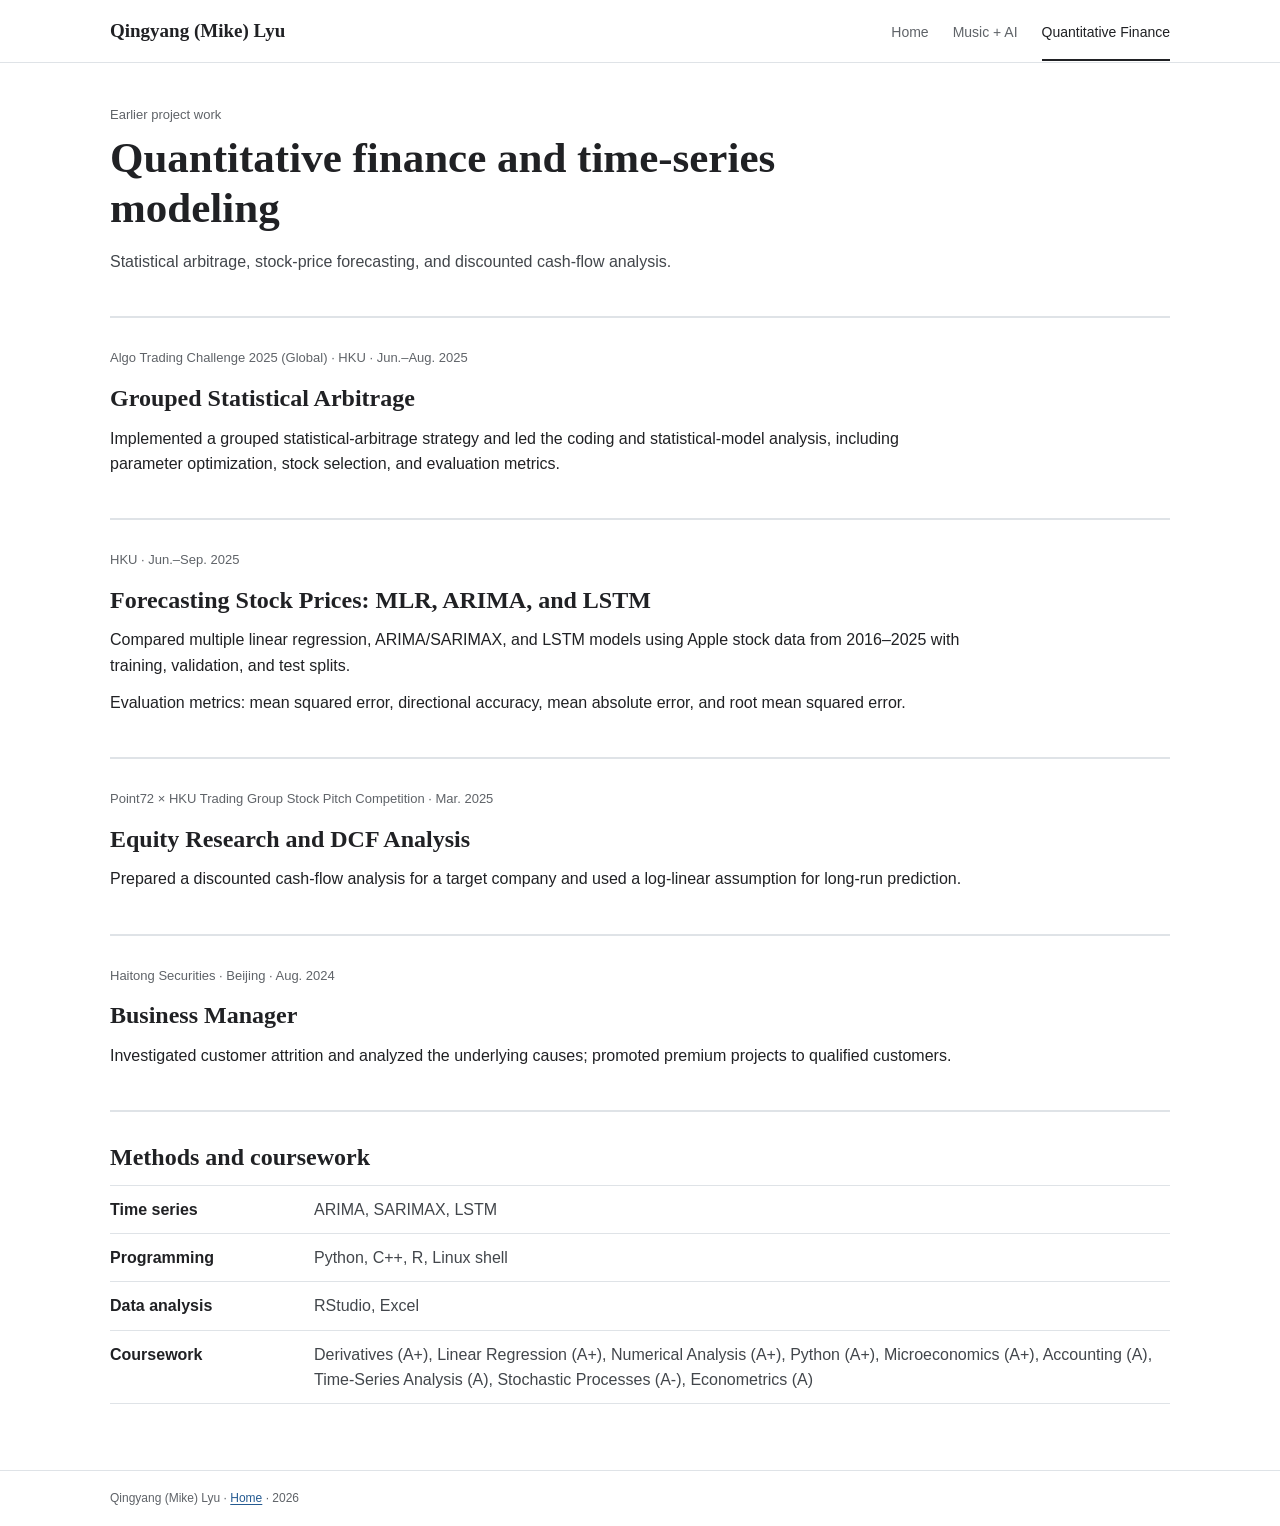
<file: quant.html>
<!doctype html>
<html lang="en">
  <head>
    <meta charset="utf-8" />
    <meta name="viewport" content="width=device-width, initial-scale=1" />
    <meta name="description" content="Qingyang Lyu's earlier work in quantitative finance and time-series modeling." />
    <meta name="theme-color" content="#ffffff" />
    <title>Quantitative Finance — Qingyang Lyu</title>
    <link rel="stylesheet" href="styles.css?v=20260827a" />
    <script src="script.js" defer></script>
  </head>
  <body>
    <a class="skip-link" href="#main">Skip to content</a>
    <header class="site-header">
      <div class="nav-shell">
        <a class="wordmark" href="index.html">Qingyang (Mike) Lyu</a>
        <button class="nav-toggle" type="button" aria-expanded="false" aria-controls="site-nav">Menu</button>
        <nav class="site-nav" id="site-nav" aria-label="Primary navigation">
          <a href="index.html">Home</a><a href="music.html">Music + AI</a><a class="is-current" href="quant.html" aria-current="page">Quantitative Finance</a>
        </nav>
      </div>
    </header>

    <main id="main" class="page-shell">
      <header class="page-header">
        <p class="eyebrow">Earlier project work</p>
        <h1>Quantitative finance and time-series modeling</h1>
        <p class="summary">Statistical arbitrage, stock-price forecasting, and discounted cash-flow analysis.</p>
      </header>

      <section class="project-entry">
        <p class="project-meta">Algo Trading Challenge 2025 (Global) · HKU · Jun.–Aug. 2025</p>
        <h2>Grouped Statistical Arbitrage</h2>
        <div class="content">
          <p>Implemented a grouped statistical-arbitrage strategy and led the coding and statistical-model analysis, including parameter optimization, stock selection, and evaluation metrics.</p>
        </div>
      </section>

      <section class="project-entry">
        <p class="project-meta">HKU · Jun.–Sep. 2025</p>
        <h2>Forecasting Stock Prices: MLR, ARIMA, and LSTM</h2>
        <div class="content">
          <p>Compared multiple linear regression, ARIMA/SARIMAX, and LSTM models using Apple stock data from 2016–2025 with training, validation, and test splits.</p>
          <p>Evaluation metrics: mean squared error, directional accuracy, mean absolute error, and root mean squared error.</p>
        </div>
      </section>

      <section class="project-entry">
        <p class="project-meta">Point72 × HKU Trading Group Stock Pitch Competition · Mar. 2025</p>
        <h2>Equity Research and DCF Analysis</h2>
        <div class="content">
          <p>Prepared a discounted cash-flow analysis for a target company and used a log-linear assumption for long-run prediction.</p>
        </div>
      </section>

      <section class="project-entry">
        <p class="project-meta">Haitong Securities · Beijing · Aug. 2024</p>
        <h2>Business Manager</h2>
        <div class="content">
          <p>Investigated customer attrition and analyzed the underlying causes; promoted premium projects to qualified customers.</p>
        </div>
      </section>

      <section class="project-entry">
        <h2>Methods and coursework</h2>
        <dl class="fact-list">
          <div><dt>Time series</dt><dd>ARIMA, SARIMAX, LSTM</dd></div>
          <div><dt>Programming</dt><dd>Python, C++, R, Linux shell</dd></div>
          <div><dt>Data analysis</dt><dd>RStudio, Excel</dd></div>
          <div><dt>Coursework</dt><dd>Derivatives (A+), Linear Regression (A+), Numerical Analysis (A+), Python (A+), Microeconomics (A+), Accounting (A), Time-Series Analysis (A), Stochastic Processes (A-), Econometrics (A)</dd></div>
        </dl>
      </section>
    </main>

    <footer class="site-footer"><div class="page-shell">Qingyang (Mike) Lyu · <a href="index.html">Home</a> · <span data-year></span></div></footer>
  </body>
</html>
</file>
<file: styles.css>
:root {
  --ink: #202124;
  --muted: #5f6368;
  --link: #245a91;
  --line: #dfe3e7;
  --soft: #f6f8fa;
  --max: 1060px;
  --sans: -apple-system, BlinkMacSystemFont, "Segoe UI", Helvetica, Arial, sans-serif;
  --serif: Georgia, "Times New Roman", serif;
}

* { box-sizing: border-box; }
html { scroll-behavior: smooth; }
body { margin: 0; color: var(--ink); background: #fff; font-family: var(--sans); font-size: 16px; line-height: 1.58; text-rendering: optimizeLegibility; }
a { color: var(--link); text-underline-offset: 2px; }
a:hover, a:focus-visible { color: #123f6b; }
img { display: block; max-width: 100%; height: auto; }
button { font: inherit; }
.page-shell { width: min(calc(100% - 40px), var(--max)); margin-inline: auto; }
.skip-link { position: fixed; top: -80px; left: 12px; z-index: 100; padding: 8px 12px; color: #fff; background: var(--ink); }
.skip-link:focus { top: 12px; }

.site-header { border-bottom: 1px solid var(--line); background: #fff; }
.nav-shell { width: min(calc(100% - 40px), var(--max)); min-height: 62px; margin: auto; display: flex; align-items: center; justify-content: space-between; gap: 28px; }
.wordmark { color: var(--ink); font-family: var(--serif); font-size: 19px; font-weight: 700; text-decoration: none; }
.site-nav { display: flex; align-items: center; gap: 24px; }
.site-nav a { padding: 20px 0 16px; border-bottom: 2px solid transparent; color: var(--muted); font-size: 14px; text-decoration: none; }
.site-nav a:hover, .site-nav a:focus-visible, .site-nav a.is-current { color: var(--ink); border-color: var(--ink); }
.nav-toggle { display: none; padding: 4px 0; border: 0; color: var(--ink); background: transparent; }

main.page-shell { padding-bottom: 36px; }
main > section { padding: 31px 0; border-top: 1px solid var(--line); }
main > section:first-child { border-top: 0; }
.bio { padding-top: 48px; padding-bottom: 36px; }
.bio-grid { display: grid; grid-template-columns: minmax(0, 1fr) 210px; gap: 42px; align-items: start; }
h1, h2, h3 { color: var(--ink); }
h1 { margin: 0 0 5px; font-family: var(--serif); font-size: clamp(33px, 5vw, 45px); line-height: 1.18; }
h2 { margin: 0 0 16px; font-family: var(--serif); font-size: 24px; line-height: 1.28; }
h3 { margin: 0; font-size: 16px; line-height: 1.45; }
p { margin: 0 0 12px; }
.bio-grid > div > p:not(.affiliation):not(.inline-links) { max-width: 760px; font-size: 16px; }
.affiliation { margin-bottom: 24px; color: var(--muted); }
.profile-photo { margin: 2px 0 0; }
.profile-photo img { width: 100%; aspect-ratio: 4 / 5; border: 1px solid var(--line); object-fit: cover; object-position: 69% center; }
.inline-links, .record-links { display: flex; flex-wrap: wrap; gap: 8px 20px; }
.inline-links { margin-top: 20px; }
.inline-links a, .record-links a { font-size: 14px; }
.plain-list { margin: 0; padding-left: 21px; }
.plain-list li + li { margin-top: 5px; }

.research-index { border-top: 1px solid var(--line); }
.research-index a { display: grid; grid-template-columns: 190px 1fr; gap: 24px; padding: 16px 0; border-bottom: 1px solid var(--line); text-decoration: none; }
.research-index strong { color: var(--link); }
.research-index span { color: var(--muted); }

.record-list { border-top: 1px solid var(--line); }
.record { display: grid; grid-template-columns: 120px minmax(0, 1fr); gap: 20px; padding: 17px 0; border-bottom: 1px solid var(--line); }
.record-date { color: var(--muted); font-size: 13px; }
.record h3 { font-family: var(--serif); font-size: 18px; font-weight: 600; }
.record p { margin: 5px 0 0; color: #42464b; font-size: 14px; }
.record-links { margin-top: 8px !important; }
.compact-records .record { padding: 16px 0; }
.compact-records .record h3 { font-family: var(--sans); font-size: 16px; }

.publication-record { grid-template-columns: 92px minmax(0, 1fr) 330px; gap: 20px; align-items: start; padding: 20px 0; }
.publication-copy { min-width: 0; }
.publication-media { display: grid; gap: 12px; }
.publication-media-split { grid-template-columns: repeat(2, minmax(0, 1fr)); align-items: start; gap: 10px; }
.publication-media-dual { grid-template-columns: repeat(2, minmax(0, 1fr)); align-items: start; gap: 10px; }
.publication-media .media-credit { grid-column: 1 / -1; margin: 0; color: var(--muted); font-size: 11px; line-height: 1.45; }
.media-credit cite { font-style: italic; }
.media-credit a { font-size: inherit; }
.publication-architecture { display: block; color: var(--muted); font-size: 11px; line-height: 1.45; text-decoration: none; }
.publication-architecture img { width: 100%; min-height: 76px; border: 1px solid var(--line); background: #fff; object-fit: contain; }
.publication-architecture span { display: block; margin-top: 5px; }
.publication-architecture:hover span, .publication-architecture:focus-visible span { color: var(--link); text-decoration: underline; }
.demo-preview { position: relative; display: block; width: 100%; padding: 0; overflow: hidden; border: 1px solid var(--line); color: #fff; background: #111; cursor: pointer; text-align: left; }
.demo-preview img { width: 100%; aspect-ratio: 440 / 366; opacity: .88; object-fit: cover; transition: opacity 150ms ease; }
.demo-preview-wide img { aspect-ratio: 480 / 234; }
.demo-preview:hover img, .demo-preview:focus-visible img { opacity: .66; }
.demo-preview:focus-visible { outline: 2px solid var(--link); outline-offset: 2px; }
.demo-preview-label { position: absolute; right: 9px; bottom: 9px; padding: 4px 8px; border: 1px solid rgba(255,255,255,.72); background: rgba(0,0,0,.78); font-size: 11px; line-height: 1.3; }

.demo-dialog { width: min(calc(100% - 36px), 980px); max-width: none; max-height: calc(100vh - 36px); padding: 0; overflow: auto; border: 1px solid #aeb4ba; background: #fff; color: var(--ink); box-shadow: 0 16px 50px rgba(0,0,0,.2); }
.demo-dialog::backdrop { background: rgba(20,24,28,.72); }
.demo-dialog-header { display: flex; align-items: start; justify-content: space-between; gap: 24px; padding: 18px 20px 15px; border-bottom: 1px solid var(--line); }
.demo-dialog-header .eyebrow { margin-bottom: 2px; }
.demo-dialog-header h2 { margin: 0; font-size: 21px; }
.demo-dialog-close { padding: 5px 10px; border: 1px solid var(--line); color: var(--ink); background: #fff; cursor: pointer; font-size: 13px; }
.demo-dialog-close:hover, .demo-dialog-close:focus-visible { border-color: var(--ink); }
.demo-dialog video { display: block; width: 100%; max-height: calc(100vh - 190px); background: #000; }
.demo-dialog-caption { margin: 0; padding: 10px 20px 14px; color: var(--muted); font-size: 12px; }

.dated-list { margin: 0; padding: 0; border-top: 1px solid var(--line); list-style: none; }
.dated-list li { display: grid; grid-template-columns: 130px 1fr; gap: 24px; padding: 12px 0; border-bottom: 1px solid var(--line); }
.dated-list span { color: var(--muted); font-size: 13px; }
.fact-list { margin: 0; border-top: 1px solid var(--line); }
.fact-list > div { display: grid; grid-template-columns: 180px 1fr; gap: 24px; padding: 11px 0; border-bottom: 1px solid var(--line); }
.fact-list dt { font-weight: 600; }
.fact-list dd { margin: 0; color: #42464b; }

.page-header { padding: 42px 0 30px; border-bottom: 1px solid var(--line); }
.eyebrow { margin: 0 0 7px; color: var(--muted); font-size: 13px; }
.page-header h1 { max-width: 820px; font-size: clamp(31px, 4.5vw, 43px); }
.page-header .summary { max-width: 860px; margin-top: 15px; color: #42464b; font-size: 16px; }
.page-meta { display: flex; flex-wrap: wrap; gap: 6px 22px; margin-top: 18px; color: var(--muted); font-size: 13px; }
.advisor-line { margin: 14px 0 0; color: #42464b; font-size: 14px; }

.project-entry { padding: 30px 0; border-bottom: 1px solid var(--line); }
.project-entry:last-child { border-bottom: 0; }
.project-entry h2 { margin-bottom: 12px; }
.project-entry .project-meta { margin-bottom: 14px; color: var(--muted); font-size: 13px; }
.project-entry .project-summary { max-width: 860px; font-size: 16px; }
.project-entry .content { max-width: 860px; }
.project-layout { display: grid; grid-template-columns: minmax(0, .95fr) minmax(360px, 1.05fr); gap: 34px; align-items: start; }
.project-media { display: grid; gap: 18px; align-content: start; }
.figure { margin: 0; }
.figure img { width: 100%; border: 1px solid var(--line); background: #fff; }
.figure figcaption { margin-top: 8px; color: var(--muted); font-size: 12px; line-height: 1.5; }
.resource-line { display: flex; flex-wrap: wrap; gap: 8px 20px; margin-top: 16px; font-size: 14px; }
.audio-sample { margin-top: 20px; }
.audio-sample span { display: block; margin-bottom: 7px; color: var(--muted); font-size: 12px; }
.audio-sample audio { width: 100%; }
.video-figure { max-width: 760px; margin: 22px 0 0; }
.video-figure video { display: block; width: 100%; height: auto; border: 1px solid var(--line); background: #000; }
.video-figure figcaption { margin-top: 8px; color: var(--muted); font-size: 12px; line-height: 1.5; }
.project-media .video-figure, .project-layout > .video-figure { max-width: none; margin: 0; }
.definition-list { margin: 16px 0 0; border-top: 1px solid var(--line); }
.definition-list > div { display: grid; grid-template-columns: 210px 1fr; gap: 22px; padding: 12px 0; border-bottom: 1px solid var(--line); }
.definition-list dt { font-weight: 600; }
.definition-list dd { margin: 0; color: #42464b; }
.result-list { margin: 18px 0 0; padding-left: 21px; }
.result-list li + li { margin-top: 6px; }
.result-grid { display: grid; grid-template-columns: repeat(2, minmax(0, 1fr)); gap: 8px 42px; }
.result-grid li + li { margin-top: 0; }

.bug-ledger-wrap { overflow-x: auto; border-top: 1px solid var(--ink); }
.bug-ledger { min-width: 930px; }
.bug-head, .bug-entry { display: grid; grid-template-columns: 42px 105px 170px minmax(230px, 1fr) 145px 115px; column-gap: 14px; align-items: center; }
.bug-head { padding: 9px 0; border-bottom: 1px solid var(--ink); color: var(--muted); font-size: 11px; font-weight: 700; letter-spacing: .04em; text-transform: uppercase; }
.bug-entry { min-height: 50px; padding: 9px 0; border-bottom: 1px solid var(--line); font-size: 13px; }
.bug-entry .num { color: var(--muted); }
.bug-entry .library { font-weight: 600; }
.bug-entry .location { color: #42464b; font-family: ui-monospace, SFMono-Regular, Consolas, monospace; font-size: 12px; }
.bug-entry .status { color: var(--muted); }
.bug-entry a { font-size: 12px; }
.ledger-note { margin-bottom: 18px; color: var(--muted); font-size: 14px; }

.site-footer { padding: 18px 0; border-top: 1px solid var(--line); color: var(--muted); font-size: 12px; }

@media (max-width: 760px) {
  .nav-toggle { display: block; }
  .site-nav { position: absolute; inset: 62px 0 auto; z-index: 20; display: none; padding: 7px 20px 16px; border-bottom: 1px solid var(--line); background: #fff; flex-direction: column; align-items: stretch; gap: 0; }
  .site-nav.is-open { display: flex; }
  .site-nav a { padding: 10px 0; border-bottom-width: 1px; }
  .bio-grid, .research-index a, .record, .dated-list li, .fact-list > div, .definition-list > div, .project-layout { grid-template-columns: 1fr; gap: 4px; }
  .bio-grid { gap: 30px; }
  .profile-photo { max-width: 220px; }
  .project-layout { gap: 24px; }
  .project-media { gap: 16px; margin-top: 4px; }
  .record-date { margin-bottom: 2px; }
  .publication-record { gap: 9px; }
  .publication-media { width: 100%; max-width: 460px; margin-top: 8px; }
  .result-grid { grid-template-columns: 1fr; }
}

@media (max-width: 520px) {
  .page-shell, .nav-shell { width: min(calc(100% - 28px), var(--max)); }
  .wordmark { font-size: 17px; }
  h2 { font-size: 22px; }
  .page-header h1 { font-size: 30px; }
  .bio { padding-top: 42px; }
  main > section { padding: 27px 0; }
  .demo-dialog { width: calc(100% - 20px); max-height: calc(100vh - 20px); }
  .demo-dialog-header { padding: 14px; }
  .demo-dialog-header h2 { font-size: 18px; }
  .demo-dialog-caption { padding-inline: 14px; }
}

@media (prefers-reduced-motion: reduce) { html { scroll-behavior: auto; } }
</file>
